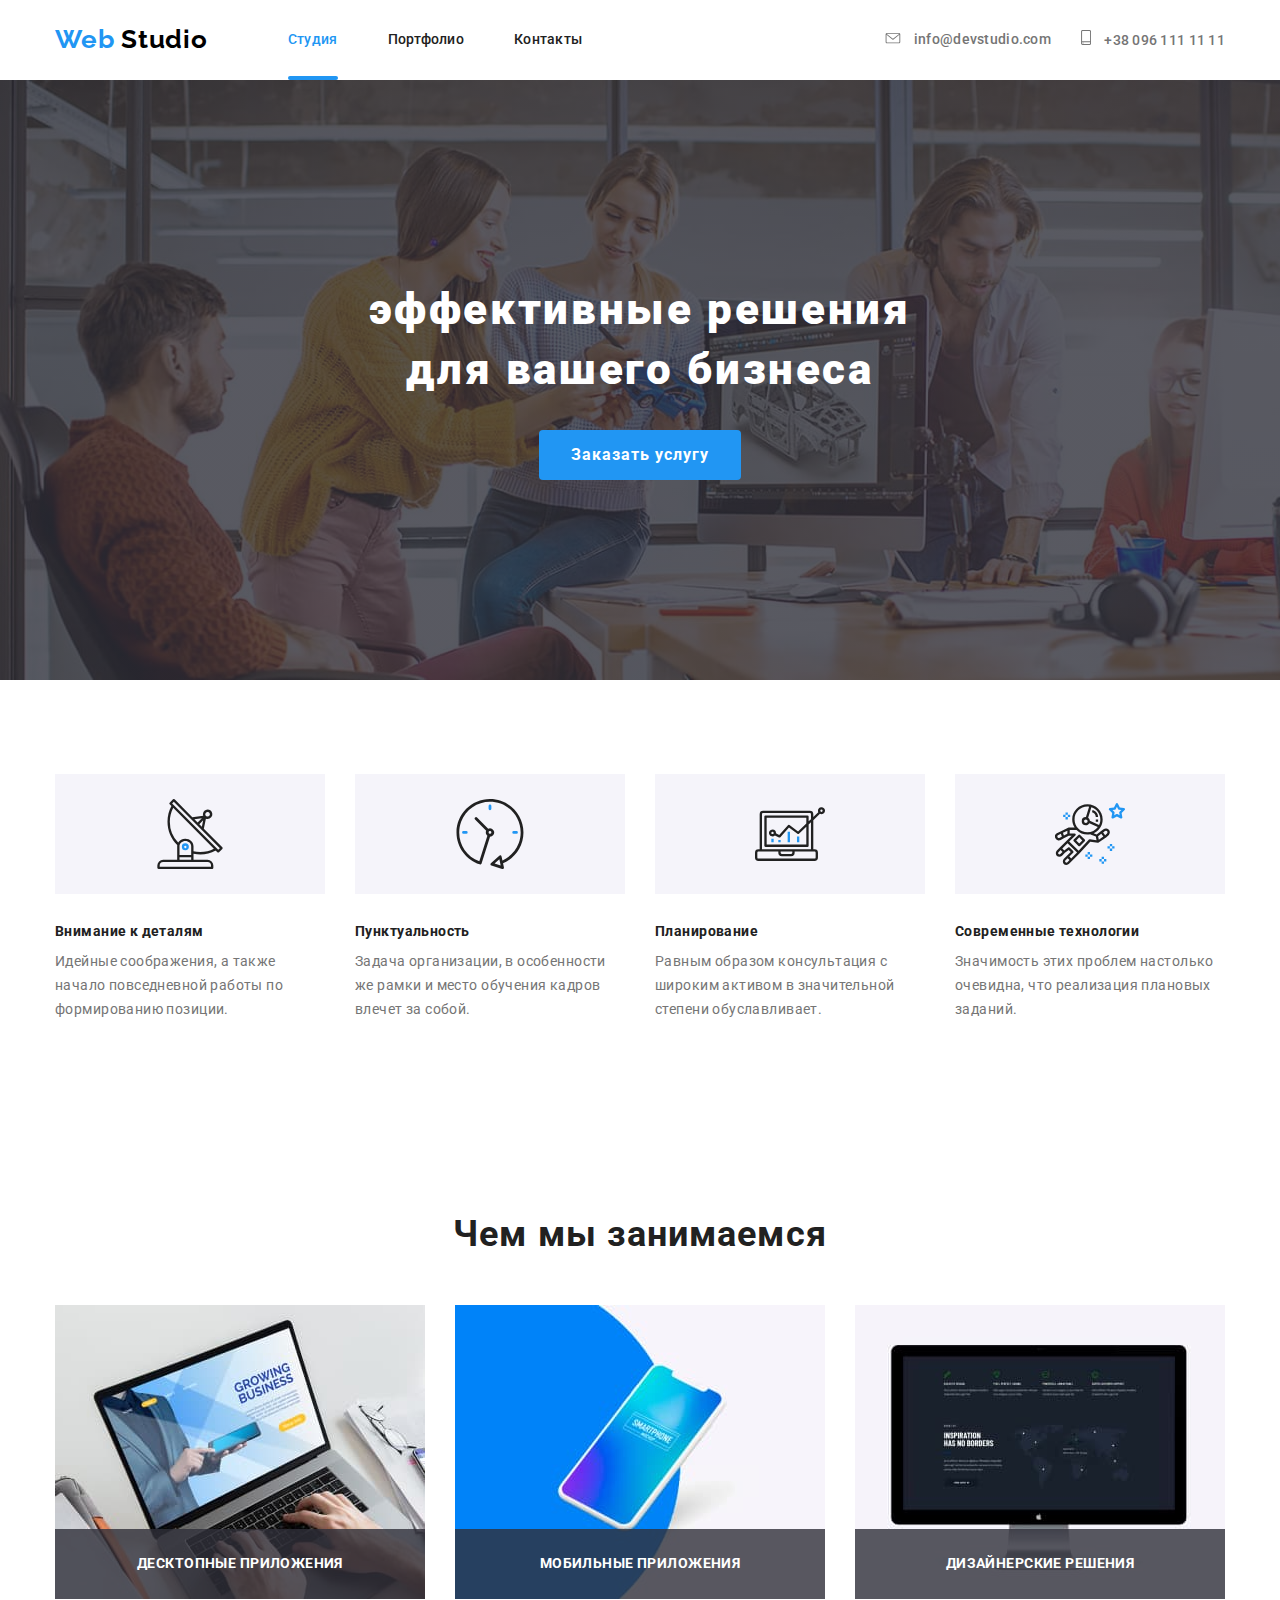
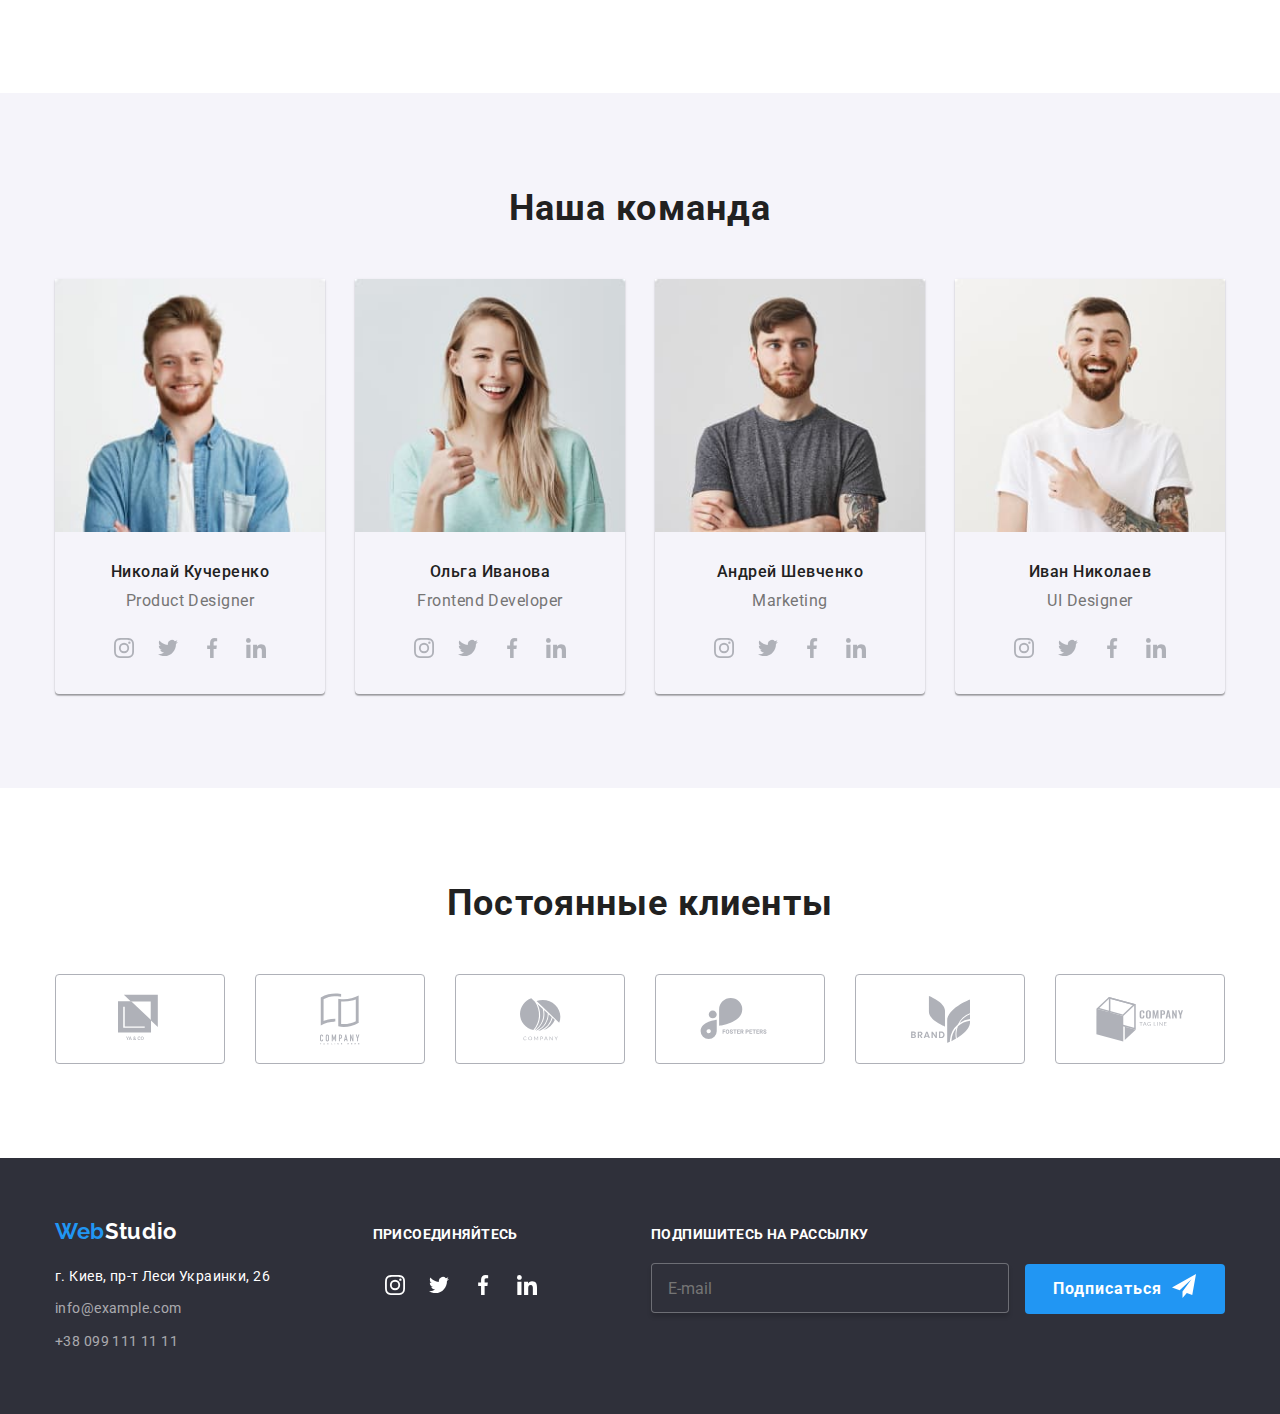
<file: index.html>
<!DOCTYPE html>
<html lang="ru">
  <head>
    <meta charset="UTF-8" />
    <meta name="viewport" content="width=device-width, initial-scale=1.0" />
    <title>Document</title>
    <link
      href="https://fonts.googleapis.com/css2?family=Raleway:wght@700&family=Roboto:wght@400;500;700;900&display=swap"
      rel="stylesheet"
    />
    <link
      rel="stylesheet"
      href="https://cdnjs.cloudflare.com/ajax/libs/modern-normalize/0.6.0/modern-normalize.min.css"
    />
    <link rel="stylesheet" href="./css/main.css" />
    <link rel="stylesheet" href="./css/index.css" />
  </head>

  <body>
    <!--header-->
    <header>
      <nav class="container main-nav">
        <a href="./index.html" class="logo">
          <span class="accent-color-logo"> Web</span>
          <span class="main-color-logo">Studio</span>
        </a>
        <ul class="site-nav">
          <li class="item">
            <a href="./index.html" class="header-nav current">Студия</a>
          </li>
          <li class="item">
            <a href="./portfolio.html" class="header-nav">Портфолио</a>
          </li>
          <li class="item"><a href="" class="header-nav">Контакты</a></li>
        </ul>
        <ul class="header-contacts">
          <li class="item">
            <a href="mailto:info@devstudio.com" class="contact-links">
              <svg class="contact-logo envelope">
                <use href="./images/symbol-defs.svg#envelope"></use>
              </svg>
              info@devstudio.com</a
            >
          </li>
          <li class="item">
            <a href="tel:+380961111111" class="contact-links">
              <svg class="contact-logo tel">
                <use href="./images/symbol-defs.svg#smartphone"></use>
              </svg>
              +38 096 111 11 11</a
            >
          </li>
        </ul>
      </nav>
    </header>
    <main>
      <!--герой-->
      <section class="hero-section">
        <h1 class="hero-title">
          эффективные решения <br />
          для вашего бизнеса
        </h1>
        <button class="button button-order" data-modal-open>
          Заказать услугу
        </button>
      </section>
      <!--преимущества компании(сделать невидимым заголовок h2)-->
      <section class="edge-section">
        <div class="container">
          <h2 class="hidden">Наши преимущества</h2>
          <ul class="edge-list">
            <li class="item">
              <div class="edge-image">
                <svg class="edge-logo">
                  <use href="./images/symbol-defs.svg#antenna"></use>
                </svg>
              </div>
              <h3 class="edge-title">Внимание к деталям</h3>
              <p class="edge-text">
                Идейные соображения, а также начало повседневной работы по
                формированию позиции.
              </p>
            </li>
            <li class="item">
              <div class="edge-image">
                <svg class="edge-logo">
                  <use href="./images/symbol-defs.svg#clock"></use>
                </svg>
              </div>
              <h3 class="edge-title">Пунктуальность</h3>
              <p class="edge-text">
                Задача организации, в особенности же рамки и место обучения
                кадров влечет за собой.
              </p>
            </li>
            <li class="item">
              <div class="edge-image">
                <svg class="edge-logo">
                  <use href="./images/symbol-defs.svg#diagram"></use>
                </svg>
              </div>
              <h3 class="edge-title">Планирование</h3>
              <p class="edge-text">
                Равным образом консультация с широким активом в значительной
                степени обуславливает.
              </p>
            </li>
            <li class="item">
              <div class="edge-image">
                <svg class="edge-logo">
                  <use href="./images/symbol-defs.svg#astronaut"></use>
                </svg>
              </div>
              <h3 class="edge-title">Современные технологии</h3>
              <p class="edge-text">
                Значимость этих проблем настолько очевидна, что реализация
                плановых заданий.
              </p>
            </li>
          </ul>
        </div>
      </section>
      <!--чем занимается компания-->
      <section class="doing-section">
        <div class="container">
          <h2 class="titles do-title">Чем мы занимаемся</h2>
          <ul class="doing-list">
            <li class="doing-item">
              <img
                src="./images/десктопныеприложения.jpg"
                alt="картинка с ноутбуком"
                width="370"
              />
              <div class="bottom">
                <h3 class="doing-title">ДЕСКТОПНЫЕ ПРИЛОЖЕНИЯ</h3>
              </div>
            </li>
            <li class="doing-item">
              <img
                src="./images/мобильныеприложенияjpg.jpg"
                alt="картинка со сматрфоном"
                width="370"
              />
              <div class="bottom">
                <h3 class="doing-title">МОБИЛЬНЫЕ ПРИЛОЖЕНИЯ</h3>
              </div>
            </li>
            <li class="doing-item">
              <img
                src="./images/дизайнерскиерешения.jpg"
                alt="картинка с монитором"
                width="370"
              />
              <div class="bottom">
                <h3 class="doing-title">ДИЗАЙНЕРСКИЕ РЕШЕНИЯ</h3>
              </div>
            </li>
          </ul>
        </div>
      </section>
      <!--команда компании-->
      <section class="team">
        <div class="container">
          <h2 class="titles team-title">Наша команда</h2>
          <ul class="team-list">
            <li class="item">
              <img
                src="./images/teamcard1.jpg"
                class="photo"
                alt="фотография Джона Смита"
              />
              <h3 class="name">Николай Кучеренко</h3>
              <p class="position">Product Designer</p>
              <ul class="social-list">
                <li>
                  <a href="" class="social-link">
                    <svg class="social-logo">
                      <use href="./images/symbol-defs.svg#instagram"></use>
                    </svg>
                  </a>
                </li>
                <li>
                  <a href="" class="social-link">
                    <svg class="social-logo">
                      <use href="./images/symbol-defs.svg#twitter"></use>
                    </svg>
                  </a>
                </li>
                <li>
                  <a href="" class="social-link">
                    <svg class="social-logo">
                      <use href="./images/symbol-defs.svg#facebook"></use>
                    </svg>
                  </a>
                </li>
                <li>
                  <a href="" class="social-link">
                    <svg class="social-logo">
                      <use href="./images/symbol-defs.svg#linkedin"></use>
                    </svg>
                  </a>
                </li>
              </ul>
            </li>
            <li class="item">
              <img
                src="./images/teamcard2.jpg"
                class="photo"
                alt="фотография Марты Стюарт"
              />
              <h3 class="name">Ольга Иванова</h3>
              <p class="position">Frontend Developer</p>
              <ul class="social-list">
                <li>
                  <a href="" class="social-link">
                    <svg class="social-logo">
                      <use href="./images/symbol-defs.svg#instagram"></use>
                    </svg>
                  </a>
                </li>
                <li>
                  <a href="" class="social-link">
                    <svg class="social-logo">
                      <use href="./images/symbol-defs.svg#twitter"></use>
                    </svg>
                  </a>
                </li>
                <li>
                  <a href="" class="social-link">
                    <svg class="social-logo">
                      <use href="./images/symbol-defs.svg#facebook"></use>
                    </svg>
                  </a>
                </li>
                <li>
                  <a href="" class="social-link">
                    <svg class="social-logo">
                      <use href="./images/symbol-defs.svg#linkedin"></use>
                    </svg>
                  </a>
                </li>
              </ul>
            </li>
            <li class="item">
              <img
                src="./images/teamcard3.jpg"
                class="photo"
                alt="фотография Роберта Джекиса"
              />
              <h3 class="name">Андрей Шевченко</h3>
              <p class="position">Marketing</p>
              <ul class="social-list">
                <li>
                  <a href="" class="social-link">
                    <svg class="social-logo">
                      <use href="./images/symbol-defs.svg#instagram"></use>
                    </svg>
                  </a>
                </li>
                <li>
                  <a href="" class="social-link">
                    <svg class="social-logo">
                      <use href="./images/symbol-defs.svg#twitter"></use>
                    </svg>
                  </a>
                </li>
                <li>
                  <a href="" class="social-link">
                    <svg class="social-logo">
                      <use href="./images/symbol-defs.svg#facebook"></use>
                    </svg>
                  </a>
                </li>
                <li>
                  <a href="" class="social-link">
                    <svg class="social-logo">
                      <use href="./images/symbol-defs.svg#linkedin"></use>
                    </svg>
                  </a>
                </li>
              </ul>
            </li>
            <li class="item">
              <img
                src="./images/teamcard4jpg.jpg"
                class="photo"
                alt="фотография Мартина Доэ"
              />
              <h3 class="name">Иван Николаев</h3>
              <p class="position">UI Designer</p>
              <ul class="social-list">
                <li>
                  <a href="" class="social-link">
                    <svg class="social-logo">
                      <use href="./images/symbol-defs.svg#instagram"></use>
                    </svg>
                  </a>
                </li>
                <li>
                  <a href="" class="social-link">
                    <svg class="social-logo">
                      <use href="./images/symbol-defs.svg#twitter"></use>
                    </svg>
                  </a>
                </li>
                <li>
                  <a href="" class="social-link">
                    <svg class="social-logo">
                      <use href="./images/symbol-defs.svg#facebook"></use>
                    </svg>
                  </a>
                </li>
                <li>
                  <a href="" class="social-link">
                    <svg class="social-logo">
                      <use href="./images/symbol-defs.svg#linkedin"></use>
                    </svg>
                  </a>
                </li>
              </ul>
            </li>
          </ul>
        </div>
      </section>
      <!--постоянные клиенты компании-->
      <section class="clients">
        <div class="container">
          <h2 class="titles client-title">Постоянные клиенты</h2>
          <ul class="client-list">
            <li class="client-item">
              <a href="" class="client-link">
                <svg class="client-logo first-client">
                  <use href="./images/symbol-defs.svg#logo1"></use>
                </svg>
              </a>
            </li>
            <li class="client-item">
              <a href="" class="client-link">
                <svg class="client-logo second-client">
                  <use href="./images/symbol-defs.svg#logo2"></use>
                </svg>
              </a>
            </li>
            <li class="client-item">
              <a href="" class="client-link">
                <svg class="client-logo third-client">
                  <use href="./images/symbol-defs.svg#logo3"></use>
                </svg>
              </a>
            </li>
            <li class="client-item">
              <a href="" class="client-link">
                <svg class="client-logo fourth-client">
                  <use href="./images/symbol-defs.svg#logo4"></use>
                </svg>
              </a>
            </li>
            <li class="client-item">
              <a href="" class="client-link">
                <svg class="client-logo fifth-client">
                  <use href="./images/symbol-defs.svg#logo5"></use>
                </svg>
              </a>
            </li>
            <li class="client-item">
              <a href="" class="client-link">
                <svg class="client-logo sixth-client">
                  <use href="./images/symbol-defs.svg#logo6"></use>
                </svg>
              </a>
            </li>
          </ul>
        </div>
      </section>
      <div class="backdrop is-hidden" data-modal>
        <div class="modal">
          <b class="modal-title">Оставьте свои данные, мы вам перезвоним</b>
          <form class="form">
            <div class="form-field">
              <input
                type="text"
                class="form-input"
                name="name"
                id="name"
                placeholder=" "
              />
              <label for="name" class="form-label">Имя</label>
              <svg class="form-image">
                <use href="./images/symbol-defs.svg#name"></use>
              </svg>
            </div>

            <div class="form-field">
              <input
                type="tel"
                class="form-input"
                name="tel"
                id="tel"
                placeholder=" "
              />
              <label for="tel" class="form-label">Телефон</label>
              <svg class="form-image">
                <use href="./images/symbol-defs.svg#tel"></use>
              </svg>
            </div>

            <div class="form-field">
              <input
                type="email"
                class="form-input"
                name="mail"
                id="mail"
                placeholder=" "
              />
              <label for="mail" class="form-label">Почта</label>
              <svg class="form-image">
                <use href="./images/symbol-defs.svg#email"></use>
              </svg>
            </div>

            <div class="modal-comment">
              <textarea name="comment" id="comment" placeholder=" "></textarea>
              <label for="comment" class="label-comment">Комментарий</label>
            </div>

            <div class="checkbox-container">
              <label class="text-agree">
                <input type="checkbox" class="checkbox" name="" value="agree" />
                <span class="check-icon"></span>
                Соглашаюсь с рассылкой и принимаю
                <a href="" class="terms-link">Условия договора</a>
              </label>
            </div>

            <button class="button modal-button" type="submit">Отправить</button>
          </form>
          <button class="modal-close" data-modal-close>
            <svg class="modal-icon">
              <use
                class="modal-icon"
                href="./images/symbol-defs.svg#close"
              ></use>
            </svg>
          </button>
        </div>
      </div>
    </main>
    <!--футер-->
    <footer class="footer-section">
      <div class="container footer">
        <div>
          <a href="" class="logo-footer">
            <span class="accent-color-logo"> Web</span>
            <span class="footer-color-logo">Studio</span>
          </a>
          <address>
            <p class="for-margin">г. Киев, пр-т Леси Украинки, 26</p>
            <br />
            <span class="contacts for-margin"> info@example.com </span><br />
            <span class="contacts">+38 099 111 11 11</span>
          </address>
        </div>
        <div>
          <b class="join">ПРИСОЕДИНЯЙТЕСЬ</b>
          <ul class="social-links">
            <li>
              <a href="" class="social-link">
                <svg class="social-logo-footer">
                  <use href="./images/symbol-defs.svg#instagram"></use>
                </svg>
              </a>
            </li>
            <li>
              <a href="" class="social-link">
                <svg class="social-logo-footer">
                  <use href="./images/symbol-defs.svg#twitter"></use>
                </svg>
              </a>
            </li>
            <li>
              <a href="" class="social-link">
                <svg class="social-logo-footer">
                  <use href="./images/symbol-defs.svg#facebook"></use>
                </svg>
              </a>
            </li>
            <li>
              <a href="" class="social-link">
                <svg class="social-logo-footer">
                  <use href="./images/symbol-defs.svg#linkedin"></use>
                </svg>
              </a>
            </li>
          </ul>
        </div>
        <form>
          <label for="subscribe" class="join">ПОДПИШИТЕСЬ НА РАССЫЛКУ</label>
          <input
            type="email"
            class="subdcribe-input"
            name="subscribe"
            id="subscribe"
            placeholder="E-mail"
          />
          <button type="submit" class="button subscribe">
            Подписаться
            <svg class="subscribe-icon">
              <use href="./images/symbol-defs.svg#iconsend"></use>
            </svg>
          </button>
        </form>
      </div>
    </footer>
    <script>
      (() => {
        const refs = {
          openModalBtn: document.querySelector('[data-modal-open]'),
          closeModalBtn: document.querySelector('[data-modal-close]'),
          modal: document.querySelector('[data-modal]'),
        };

        refs.openModalBtn.addEventListener('click', toggleModal);
        refs.closeModalBtn.addEventListener('click', toggleModal);

        function toggleModal() {
          refs.modal.classList.toggle('is-hidden');
        }
      })();
    </script>
  </body>
</html>
</file>
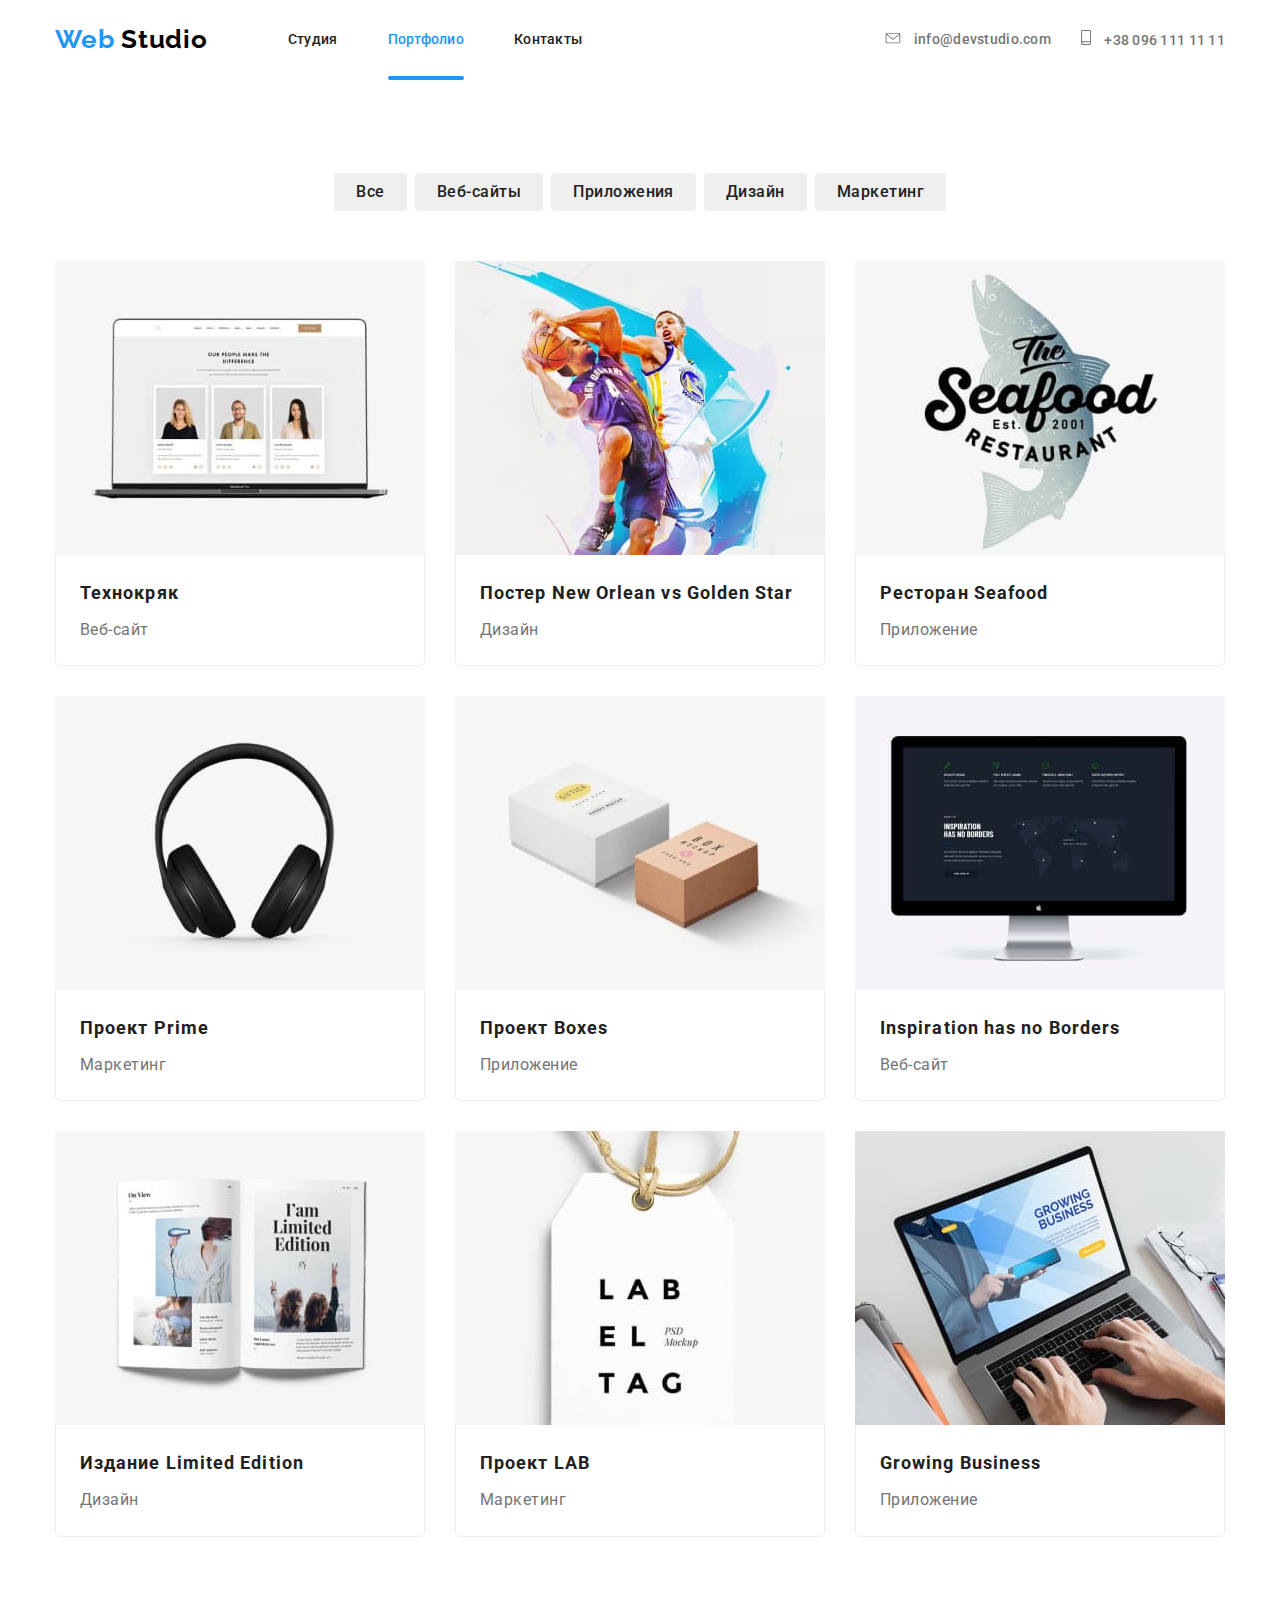
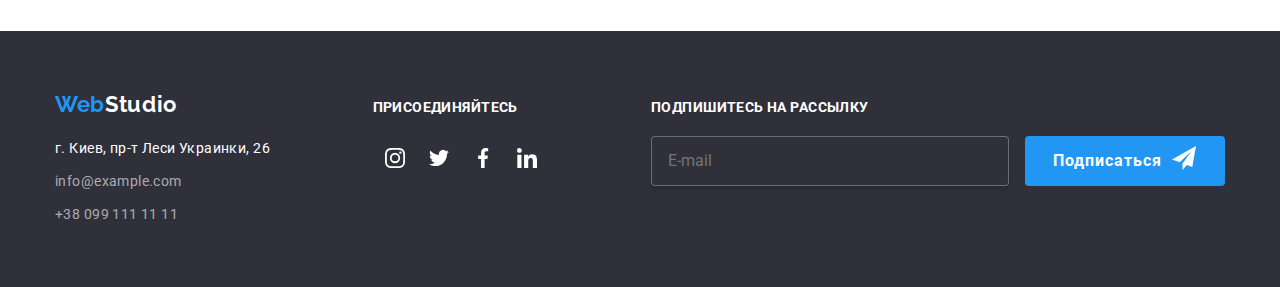
<file: portfolio.html>
<!DOCTYPE html>
<html lang="ru">
  <head>
    <meta charset="UTF-8" />
    <meta name="viewport" content="width=device-width, initial-scale=1.0" />
    <title>Document</title>
    <link
      href="https://fonts.googleapis.com/css2?family=Raleway:wght@700&family=Roboto:wght@400;500;700;900&display=swap"
      rel="stylesheet"
    />
    <link
      rel="stylesheet"
      href="https://cdnjs.cloudflare.com/ajax/libs/modern-normalize/0.6.0/modern-normalize.min.css"
    />
    <link rel="stylesheet" href="./css/main.css" />
    <link rel="stylesheet" href="./css/portfolio.css" />
  </head>

  <body>
    <!--header-->
    <header>
      <nav class="container main-nav">
        <a href="./index.html" class="logo">
          <span class="accent-color-logo"> Web</span>
          <span class="main-color-logo">Studio</span>
        </a>
        <ul class="site-nav">
          <li class="item">
            <a href="./index.html" class="header-nav">Студия</a>
          </li>
          <li class="item">
            <a href="./portfolio.html" class="header-nav current">Портфолио</a>
          </li>
          <li class="item"><a href="" class="header-nav">Контакты</a></li>
        </ul>
        <ul class="header-contacts">
          <li class="item">
            <a href="mailto:info@devstudio.com" class="contact-links">
              <svg class="contact-logo envelope">
                <use href="./images/symbol-defs.svg#envelope"></use>
              </svg>
              info@devstudio.com</a
            >
          </li>
          <li class="item">
            <a href="tel:+380961111111" class="contact-links">
              <svg class="contact-logo tel">
                <use href="./images/symbol-defs.svg#smartphone"></use>
              </svg>
              +38 096 111 11 11</a
            >
          </li>
        </ul>
      </nav>
    </header>
    <!--уникальный контент, сделать невидимым заголовок h1-->
    <main>
      <section class="portfolio">
        <div class="container">
          <h1 class="hidden">портфолио компании</h1>
          <ul class="buttons">
            <li class="item">
              <button class="filters" type="button">Все</button>
            </li>

            <li class="item">
              <button class="filters" type="button">Веб-сайты</button>
            </li>

            <li class="item">
              <button class="filters" type="button">Приложения</button>
            </li>

            <li class="item">
              <button class="filters" type="button">Дизайн</button>
            </li>

            <li class="item">
              <button class="filters" type="button">Маркетинг</button>
            </li>
          </ul>
          <ul class="main-text">
            <li class="flex-element">
              <a href="">
                <div class="card-image">
                  <img
                    src="./images2page/технокряк.jpg"
                    alt="фотографии людей на экране"
                    width="370"
                  />
                  <div class="card-text">
                    <p class="text">
                      Технокряк это современная площадка распространения
                      коронавируса. Компании используют эту платформу для
                      цифрового шпионажа и атак на защищённые сервера
                      конкурентов.
                    </p>
                  </div>
                </div>
                <div class="card-content">
                  <h2 class="titles">Технокряк</h2>
                  <p class="choice">Веб-сайт</p>
                </div>
              </a>
            </li>
            <li class="flex-element">
              <a href="">
                <div class="card-image">
                  <img
                    src="./images2page/постер.jpg"
                    alt="два баскетболиста"
                    width="370"
                  />
                  <div class="card-text">
                    <p class="text">
                      Технокряк это современная площадка распространения
                      коронавируса. Компании используют эту платформу для
                      цифрового шпионажа и атак на защищённые сервера
                      конкурентов.
                    </p>
                  </div>
                </div>
                <div class="card-content">
                  <h2 class="titles">Постер New Orlean vs Golden Star</h2>
                  <p class="choice">Дизайн</p>
                </div>
              </a>
            </li>
            <li class="flex-element">
              <a href="">
                <div class="card-image">
                  <img
                    src="./images2page/ресторанSeafood.jpg"
                    alt="логотип ресторана-рыба"
                    width="370"
                  />
                  <div class="card-text">
                    <p class="text">
                      Технокряк это современная площадка распространения
                      коронавируса. Компании используют эту платформу для
                      цифрового шпионажа и атак на защищённые сервера
                      конкурентов.
                    </p>
                  </div>
                </div>
                <div class="card-content">
                  <h2 class="titles">Ресторан Seafood</h2>
                  <p class="choice">Приложение</p>
                </div>
              </a>
            </li>
            <li class="flex-element">
              <a href="">
                <div class="card-image">
                  <img
                    src="./images2page/ПроектPrime.jpg"
                    alt="наушники"
                    width="370"
                  />
                  <div class="card-text">
                    <p class="text">
                      Технокряк это современная площадка распространения
                      коронавируса. Компании используют эту платформу для
                      цифрового шпионажа и атак на защищённые сервера
                      конкурентов.
                    </p>
                  </div>
                </div>
                <div class="card-content">
                  <h2 class="titles">Проект Prime</h2>
                  <p class="choice">Маркетинг</p>
                </div>
              </a>
            </li>
            <li class="flex-element">
              <a href="">
                <div class="card-image">
                  <img
                    src="./images2page/ПроектBoxes.jpg"
                    alt="коробки"
                    width="370"
                  />
                  <div class="card-text">
                    <p class="text">
                      Технокряк это современная площадка распространения
                      коронавируса. Компании используют эту платформу для
                      цифрового шпионажа и атак на защищённые сервера
                      конкурентов.
                    </p>
                  </div>
                </div>

                <div class="card-content">
                  <h2 class="titles">Проект Boxes</h2>
                  <p class="choice">Приложение</p>
                </div>
              </a>
            </li>
            <li class="flex-element">
              <a href="">
                <div class="card-image">
                  <img
                    src="./images2page/InspirationhasnoBorders.jpg"
                    alt="монитор компьютера"
                    width="370"
                  />
                  <div class="card-text">
                    <p class="text">
                      Технокряк это современная площадка распространения
                      коронавируса. Компании используют эту платформу для
                      цифрового шпионажа и атак на защищённые сервера
                      конкурентов.
                    </p>
                  </div>
                </div>

                <div class="card-content">
                  <h2 class="titles">Inspiration has no Borders</h2>
                  <p class="choice">Веб-сайт</p>
                </div>
              </a>
            </li>
            <li class="flex-element">
              <a href="">
                <div class="card-image">
                  <img
                    src="./images2page/ИзданиеLimitedEdition.jpg"
                    alt="открытый журнал"
                    width="370"
                  />
                  <div class="card-text">
                    <p class="text">
                      Технокряк это современная площадка распространения
                      коронавируса. Компании используют эту платформу для
                      цифрового шпионажа и атак на защищённые сервера
                      конкурентов.
                    </p>
                  </div>
                </div>

                <div class="card-content">
                  <h2 class="titles">Издание Limited Edition</h2>
                  <p class="choice">Дизайн</p>
                </div>
              </a>
            </li>
            <li class="flex-element">
              <a href="">
                <div class="card-image">
                  <img
                    src="./images2page/ПроектLAB.jpg"
                    alt="бирка с надписью"
                    width="370"
                  />
                  <div class="card-text">
                    <p class="text">
                      Технокряк это современная площадка распространения
                      коронавируса. Компании используют эту платформу для
                      цифрового шпионажа и атак на защищённые сервера
                      конкурентов.
                    </p>
                  </div>
                </div>

                <div class="card-content">
                  <h2 class="titles">Проект LAB</h2>
                  <p class="choice">Маркетинг</p>
                </div>
              </a>
            </li>
            <li class="flex-element">
              <a href="">
                <div class="card-image">
                  <img
                    src="./images2page/GrowingBusiness.jpg"
                    alt="работа за ноутбуком"
                    width="370"
                  />
                  <div class="card-text">
                    <p class="text">
                      Технокряк это современная площадка распространения
                      коронавируса. Компании используют эту платформу для
                      цифрового шпионажа и атак на защищённые сервера
                      конкурентов.
                    </p>
                  </div>
                </div>

                <div class="card-content">
                  <h2 class="titles">Growing Business</h2>
                  <p class="choice">Приложение</p>
                </div>
              </a>
            </li>
          </ul>
        </div>
      </section>
    </main>
    <!--футер-->
    <footer class="footer-section">
      <div class="container footer">
        <div>
          <a href="" class="logo-footer">
            <span class="accent-color-logo"> Web</span>
            <span class="footer-color-logo">Studio</span>
          </a>
          <address>
            <p class="for-margin">г. Киев, пр-т Леси Украинки, 26</p>
            <br />
            <span class="contacts for-margin"> info@example.com </span><br />
            <span class="contacts">+38 099 111 11 11</span>
          </address>
        </div>
        <div>
          <b class="join">ПРИСОЕДИНЯЙТЕСЬ</b>
          <ul class="social-links">
            <li>
              <a href="" class="social-link">
                <svg class="social-logo-footer">
                  <use href="./images/symbol-defs.svg#instagram"></use>
                </svg>
              </a>
            </li>
            <li>
              <a href="" class="social-link">
                <svg class="social-logo-footer">
                  <use href="./images/symbol-defs.svg#twitter"></use>
                </svg>
              </a>
            </li>
            <li>
              <a href="" class="social-link">
                <svg class="social-logo-footer">
                  <use href="./images/symbol-defs.svg#facebook"></use>
                </svg>
              </a>
            </li>
            <li>
              <a href="" class="social-link">
                <svg class="social-logo-footer">
                  <use href="./images/symbol-defs.svg#linkedin"></use>
                </svg>
              </a>
            </li>
          </ul>
        </div>
        <form>
          <label for="subscribe" class="join">ПОДПИШИТЕСЬ НА РАССЫЛКУ</label>
          <input
            type="email"
            class="subdcribe-input"
            name="subscribe"
            id="subscribe"
            placeholder="E-mail"
          />
          <button type="submit" class="button subscribe">
            Подписаться
            <svg class="subscribe-icon">
              <use href="./images/symbol-defs.svg#iconsend"></use>
            </svg>
          </button>
        </form>
      </div>
    </footer>
  </body>
</html>
</file>
<file: css/main.css>
html {
  box-sizing: border-box;
}

*,
*::before,
*::after {
  box-sizing: inherit;
}
:root {
  --primary-text-color: #757575;
  --title-text-color: #212121;
  --accent-color: #2196f3;
}

body {
  background-color: #ffffff;
  color: var(--primary-text-color);
  font-family: roboto, sans-serif;
}
h1,
h2,
h3,
h4,
h5,
h6,
ul,
p {
  margin-top: 0;
  margin-bottom: 0;
  padding-inline-start: 0;
}
a {
  text-decoration: none;
}
.hidden {
  display: none;
}
img {
  display: block;
  max-width: 100%;
  height: auto;
}
.button {
  font-weight: 700;
  font-size: 16px;
  line-height: 1.9;
  letter-spacing: 0.06em;
  color: #ffffff;
  background-color: var(--accent-color);
  border-radius: 4px;
  min-width: 200px;
  height: 50px;
  text-align: center;
  border: none;
}
/* header */
.container {
  width: 1200px;
  padding-left: 15px;
  padding-right: 15px;
  margin-left: auto;
  margin-right: auto;
}
.main-nav {
  display: flex;
  align-items: center;
}
.logo {
  font-family: Raleway;
  font-style: normal;
  font-weight: 700;
  font-size: 26px;
  line-height: 1.2;
  letter-spacing: 0.03em;
}
.logo:hover,
.logo:focus {
  color: var(--accent-color);
}
.accent-color-logo {
  color: var(--accent-color);
}
.main-color-logo {
  color: #000000;
}
.header-nav {
  display: block;
  padding-top: 32px;
  padding-bottom: 32px;
  font-style: normal;
  font-weight: 500;
  font-size: 14px;
  line-height: 1.14;
  letter-spacing: 0.02em;
  color: #212121;
  transition: 250ms cubic-bezier(0.4, 0, 0.2, 1);
}
.header-nav:hover,
.header-nav:focus {
  color: #2196f3;
}
.header-contacts {
  display: flex;
  margin-left: auto;
}
.header-contacts .item + .item {
  margin-left: 30px;
}
.contact-logo {
  fill: #757575;
  margin-right: 10px;
  transition: 250ms cubic-bezier(0.4, 0, 0.2, 1);
}

.envelope {
  width: 16px;
  height: 11px;
}
.tel {
  width: 10px;
  height: 15px;
}
.site-nav .current {
  position: relative;
  color: var(--accent-color);
}
.current::after {
  display: inline-block;
  position: absolute;
  content: '';
  background-color: var(--accent-color);
  width: 100%;
  height: 4px;
  bottom: 0px;
  right: 0px;
  border-radius: 2px;
}
.site-nav {
  display: flex;
  margin-left: 80px;
}
.site-nav .item + .item {
  margin-left: 50px;
}
ul {
  list-style: none;
}
.contact-links {
  font-style: normal;
  font-weight: 500;
  font-size: 14px;
  line-height: 1.14;
  letter-spacing: 0.02em;
  color: #757575;
  transition: 250ms cubic-bezier(0.4, 0, 0.2, 1);
}
.contact-links:hover,
.contact-links:focus {
  color: var(--accent-color);
}
.contact-links:hover .contact-logo,
.contact-links:focus .contact-logo {
  fill: var(--accent-color);
}
/* footer */
footer {
  background-color: #2f303a;
}
.social-logo {
  fill: #afb1b8;
  width: 20px;
  height: 20px;
  transition: 250ms cubic-bezier(0.4, 0, 0.2, 1);
}
.social-logo-footer {
  fill: #ffffff;
  width: 20px;
  height: 20px;
}
.social-link {
  display: block;
  width: 44px;
  height: 44px;
  padding: 12px;
  border-radius: 50%;
  transition: 250ms cubic-bezier(0.4, 0, 0.2, 1);
}
.social-link:hover,
.social-link:focus {
  background-color: var(--accent-color);
}
.social-link:hover .social-logo,
.social-link:focus .social-logo {
  fill: #ffffff;
}

.footer {
  display: flex;
  align-items: baseline;
  justify-content: space-between;
}
.footer-section {
  padding-top: 60px;
  padding-bottom: 60px;
}

.footer-color-logo {
  color: #ffffff;
}
.logo-footer {
  display: inline-flex;
  font-weight: 700;
  font-size: 22px;
  line-height: 1.2;
  letter-spacing: 0.03em;
  font-family: Raleway;
  margin-bottom: 20px;
}
address {
  font-style: normal;
  font-weight: 400;
  font-size: 14px;
  line-height: 1.71;
  letter-spacing: 0.03em;
  color: #ffffff;
}
.for-margin {
  display: inline-flex;
  margin-bottom: 9px;
}
.contacts {
  font-weight: 400;
  font-size: 14px;
  line-height: 1.71;
  letter-spacing: 0.03em;
  color: rgba(255, 255, 255, 0.6);
}
.join {
  display: block;
  font-weight: 700;
  font-size: 14px;
  line-height: 1.14;
  letter-spacing: 0.03em;
  color: #ffffff;
  margin-bottom: 20px;
}
.subscribe {
  padding: 10px 28px;
  display: inline-flex;
}
.subscribe-icon {
  width: 24px;
  height: 24px;
  margin-left: 10px;
}
.subdcribe-input {
  width: 358px;
  height: 50px;
  background-color: #2f303a;
  border: 1px solid rgba(255, 255, 255, 0.3);
  box-shadow: 0px 4px 4px rgba(0, 0, 0, 0.15);
  border-radius: 4px;
  margin-right: 12px;
  padding: 15px 16px;
  color: #ffffff;
}
.social-links {
  display: flex;
}
</file>
<file: css/index.css>
/* main */
h2,
h3 {
  color: #212121;
}
/* герой */
.hero-title {
  margin-top: 0;
  margin-bottom: 30px;
  font-weight: 900;
  font-size: 44px;
  line-height: 1.36;
  letter-spacing: 0.06em;
  color: #ffffff;
}
.hero-section {
  margin-left: auto;
  margin-right: auto;
  background-color: gray;
  text-align: center;
  padding-top: 200px;
  padding-bottom: 200px;
  background-image: linear-gradient(
      to right,
      rgba(47, 48, 58, 0.8),
      rgba(47, 48, 58, 0.8)
    ),
    url('../images/Headerimg.jpg');
  max-width: 1600px;
  height: 600px;
}
.button-order {
  padding: 10px 32px;
}
/* преимущества компании */
.edge-list {
  display: flex;
}
.edge-section {
  padding-top: 94px;
  padding-bottom: 94px;
}
.edge-list .item + .item {
  margin-left: 30px;
}
.edge-list .item {
  width: 270px;
}
.edge-image {
  background-color: #f5f4fa;
  height: 120px;
  padding: 25px 100px;
  margin-bottom: 30px;
}
.edge-logo {
  width: 70px;
  height: 70px;
}

.edge-title {
  font-weight: 700;
  font-size: 14px;
  line-height: 1.14;
  letter-spacing: 0.03em;
  margin-bottom: 10px;
}
.edge-text {
  font-weight: 400;
  font-size: 14px;
  line-height: 1.71;
  letter-spacing: 0.03em;
  height: 75px;
}
/* заголовки h2 */
.titles {
  font-weight: 700;
  font-size: 36px;
  line-height: 1.17;
  text-align: center;
  letter-spacing: 0.03em;
}
/* чем занимается компания */
.do-title {
  margin-bottom: 50px;
}
.doing-list {
  display: flex;
}
.doing-item {
  width: 370px;
  position: relative;
}
.doing-item:not(:first-child) {
  margin-left: 30px;
}
.bottom {
  position: absolute;
  display: inline-flex;
  justify-content: center;
  align-items: center;
  content: '';
  background-color: rgba(47, 48, 58, 0.8);
  width: 100%;
  height: 70px;
  bottom: 0;
  right: 0;
}
.doing-title {
  font-weight: 700;
  font-size: 14px;
  line-height: 1.14;
  text-align: center;
  letter-spacing: 0.03em;
  color: #ffffff;
}
.doing-section {
  padding-top: 94px;
  padding-bottom: 94px;
}
/* команда компании */
.team-title {
  margin-bottom: 50px;
}
.team-list {
  display: flex;
}
.team-list .item + .item {
  margin-left: 30px;
}
.team-list .item {
  width: 270px;
  box-shadow: 0px 2px 1px rgba(0, 0, 0, 0.2), 0px 1px 1px rgba(0, 0, 0, 0.14),
    0px 1px 3px rgba(0, 0, 0, 0.12);
  border-radius: 0px 0px 4px 4px;
}
.social-list {
  display: flex;
  justify-content: center;
  margin-bottom: 24px;
}
.team {
  background-color: #f5f4fa;
  padding-top: 94px;
  padding-bottom: 94px;
}
.photo {
  margin-bottom: 30px;
  width: 270px;
}
.name {
  font-weight: 500;
  font-size: 16px;
  line-height: 1.2;
  text-align: center;
  letter-spacing: 0.03em;
  margin-bottom: 10px;
}
.position {
  font-weight: 400;
  font-size: 16px;
  line-height: 1.2;
  text-align: center;
  letter-spacing: 0.03em;
  margin-bottom: 16px;
}

/* постоянные клиенты компании */
.clients {
  padding-top: 94px;
  padding-bottom: 94px;
}
.client-title {
  margin-bottom: 50px;
}
.client-list {
  display: flex;
}

.client-item {
  width: 170px;
  height: 90px;
}
.client-item:not(:first-child) {
  margin-left: 30px;
}
.client-link {
  border: 1px solid #afb1b8;
  border-radius: 4px;
  display: flex;
  justify-content: center;
  align-items: center;
  height: 100%;
  transition: 250ms cubic-bezier(0.4, 0, 0.2, 1);
}
.client-link:hover,
.client-link:focus {
  border: 1px solid var(--accent-color);
}
.client-link:hover .client-logo,
.client-link:focus .client-logo {
  fill: var(--accent-color);
}
.client-logo {
  fill: #afb1b8;
  transition: 250ms cubic-bezier(0.4, 0, 0.2, 1);
}

.first-client {
  width: 44px;
  height: 50px;
}
.second-client {
  width: 40px;
  height: 52px;
}
.third-client {
  width: 41px;
  height: 43px;
}
.fourth-client {
  width: 80px;
  height: 42px;
}
.fifth-client {
  width: 59px;
  height: 47px;
}
.sixth-client {
  width: 88px;
  height: 45px;
}
.backdrop {
  position: fixed;
  top: 0;
  left: 0;
  width: 100%;
  height: 100%;
  background: rgba(0, 0, 0, 0.2);
  transition: 250ms cubic-bezier(0.4, 0, 0.2, 1);
}
.backdrop.is-hidden {
  opacity: 0;
  pointer-events: none;
}
.modal {
  position: absolute;
  width: 528px;
  height: 581px;
  background: #ffffff;
  box-shadow: 0px 2px 1px rgba(0, 0, 0, 0.2), 0px 1px 1px rgba(0, 0, 0, 0.14),
    0px 1px 3px rgba(0, 0, 0, 0.12);
  border-radius: 4px;
  top: 50%;
  left: 50%;
  transform: translate(-50%, -50%);
  padding: 40px;
}
.modal-title {
  display: inline-block;
  font-weight: bold;
  font-size: 20px;
  line-height: 23px;
  text-align: center;
  letter-spacing: 0.03em;
  color: #212121;
  margin-bottom: 30px;
}

.form {
  width: 448px;
}
.modal-comment {
  position: relative;
  height: 120px;
  margin-bottom: 20px;
}
textarea:focus + .label-comment,
textarea:not(:placeholder-shown) + .label-comment {
  transform: translateY(-35px);
  color: var(--accent-color);
}
.label-comment {
  position: absolute;
  top: 12px;
  left: 16px;
  transition: 250ms cubic-bezier(0.4, 0, 0.2, 1);
}
textarea {
  resize: none;
  padding: 12px 16px;
  height: 120px;
  width: 100%;
  border: 1px solid rgba(33, 33, 33, 0.2);
  border-radius: 4px;
}
.modal-close {
  position: absolute;
  top: 8px;
  right: 8px;
  width: 30px;
  height: 30px;
  padding: 9px;
  border: 1px solid rgba(0, 0, 0, 0.1);
  border-radius: 50%;
  transition: 250ms cubic-bezier(0.4, 0, 0.2, 1);
}
.modal-close:hover,
.modal-close:focus {
  fill: var(--accent-color);
  cursor: pointer;
}
.modal-icon {
  width: 11px;
  height: 11px;
  display: block;
}
.form-field {
  position: relative;
  display: flex;
  flex-direction: column;
  margin-bottom: 28px;
}
.form-field:focus-within > .form-image {
  fill: var(--accent-color);
}
.form-image {
  position: absolute;
  top: 50%;
  left: 16px;
  transform: translateY(-50%);
  width: 18px;
  height: 18px;
  transition: 250ms cubic-bezier(0.4, 0, 0.2, 1);
}

.form-label {
  position: absolute;
  top: 50%;
  left: 10%;
  transform: translateY(-50%);
  transition: 250ms cubic-bezier(0.4, 0, 0.2, 1);
}
.form-input {
  border: 1px solid rgba(33, 33, 33, 0.2);
  border-radius: 4px;
  height: 40px;
  padding: 12px 16px 12px 42px;
}
.form-input:focus + .form-label,
.form-input:not(:placeholder-shown) + .form-label {
  transform: translate(-30px, -43px);
  color: var(--accent-color);
}
.text-agree {
  display: flex;
  align-items: center;
  font-size: 14px;
  line-height: 24px;
  letter-spacing: 0.03em;
}
.modal-button {
  display: block;
  margin-left: auto;
  margin-right: auto;
}
.checkbox-container {
  display: flex;
  justify-content: center;
  margin-bottom: 30px;
}
.checkbox {
  position: absolute;
  width: 1px;
  height: 1px;
  margin: -1px;
  border: 0;
  padding: 0;
  clip: rect(0 0 0 0);
  overflow: hidden;
}
.checkbox:checked + .check-icon {
  background-image: url(../images/check.svg);
  background-size: contain;
  background-origin: border-box;
  background-color: var(--accent-color);
  border: 2px solid #2196f3;
}
.terms-link {
  color: var(--accent-color);
  text-decoration: underline;
  margin-left: 5px;
}
.check-icon {
  display: inline-block;
  border: 2px solid #212121;
  width: 15px;
  height: 15px;
  background-color: #ffffff;
  border-radius: 4px;
  margin-right: 7px;
  transition: 250ms cubic-bezier(0.4, 0, 0.2, 1);
}
.form-field:focus-within .form-input,
.modal-comment:focus-within textarea {
  border: 1px solid var(--accent-color);
  outline-color: var(--accent-color);
}
</file>
<file: css/portfolio.css>
/* main */
.portfolio {
  padding-top: 93px;
  padding-bottom: 94px;
}
.filters {
  font-weight: 500;
  font-size: 16px;
  line-height: 1.6;
  letter-spacing: 0.03em;
  color: #212121;
  display: inline-block;
  padding: 6px 22px;
  min-width: 73px;
  border: none;
  border-radius: 4px;
  cursor: pointer;
  transition: 250ms cubic-bezier(0.4, 0, 0.2, 1);
}
.filters:hover,
.filters:focus {
  background-color: var(--accent-color);
  color: #ffffff;
  box-shadow: 0px 2px 2px rgba(0, 0, 0, 0.12), 0px 1px 2px rgba(0, 0, 0, 0.08),
    0px 3px 1px rgba(0, 0, 0, 0.1);
}
.buttons {
  display: flex;
  justify-content: center;
}
.buttons .item + .item {
  margin-left: 8px;
}
.titles {
  font-weight: 700;
  font-size: 18px;
  line-height: 2;
  letter-spacing: 0.06em;
  color: #212121;
}
.choice {
  font-weight: 400;
  font-size: 16px;

  line-height: 1.9;
  letter-spacing: 0.03em;
  color: #757575;
  margin-top: 4px;
}
.card-image {
  position: relative;
  overflow: hidden;
}
.card-image::before {
  display: block;
  position: absolute;
  content: '';
  width: 370px;
  height: 294px;
  background-color: var(--accent-color);
  opacity: 0.9;
  transition: 250ms cubic-bezier(0.4, 0, 0.2, 1);
  transform: translateY(295px);
}
.flex-element:hover .card-image::before {
  transform: translateY(0);
}
.card-text {
  position: absolute;
  width: 370px;
  height: 294px;
  padding: 63px 24px;
  top: 130%;
  left: 50%;
  transform: translate(-50%, -50%);
  opacity: 1;
  transition: 250ms cubic-bezier(0.4, 0, 0.2, 1);
}
.flex-element:hover .card-text {
  top: 50%;
}
.text {
  font-weight: 400;
  font-size: 18px;
  line-height: 1.6;
  letter-spacing: 0.03em;
  color: #ffffff;
}
.main-text {
  display: flex;
  flex-wrap: wrap;
  margin-top: 50px;
}
.flex-element {
  margin-right: 30px;
  margin-top: 30px;
  width: 370px;
  transition: 250ms cubic-bezier(0.4, 0, 0.2, 1);
}
.flex-element:hover,
.flex-element:focus {
  box-shadow: 1px 4px 6px rgba(0, 0, 0, 0.16), 0px 4px 4px rgba(0, 0, 0, 0.06),
    0px 1px 1px rgba(0, 0, 0, 0.12);
}
.flex-element:nth-child(-n + 3) {
  margin-top: 0;
}
.flex-element:nth-child(3n) {
  margin-right: 0;
}
.card-content {
  border: 1px solid #eeeeee;
  border-radius: 5px;
  border-top: none;
  border-top-left-radius: 0;
  border-top-right-radius: 0;
  padding: 20px 24px;
}
</file>
